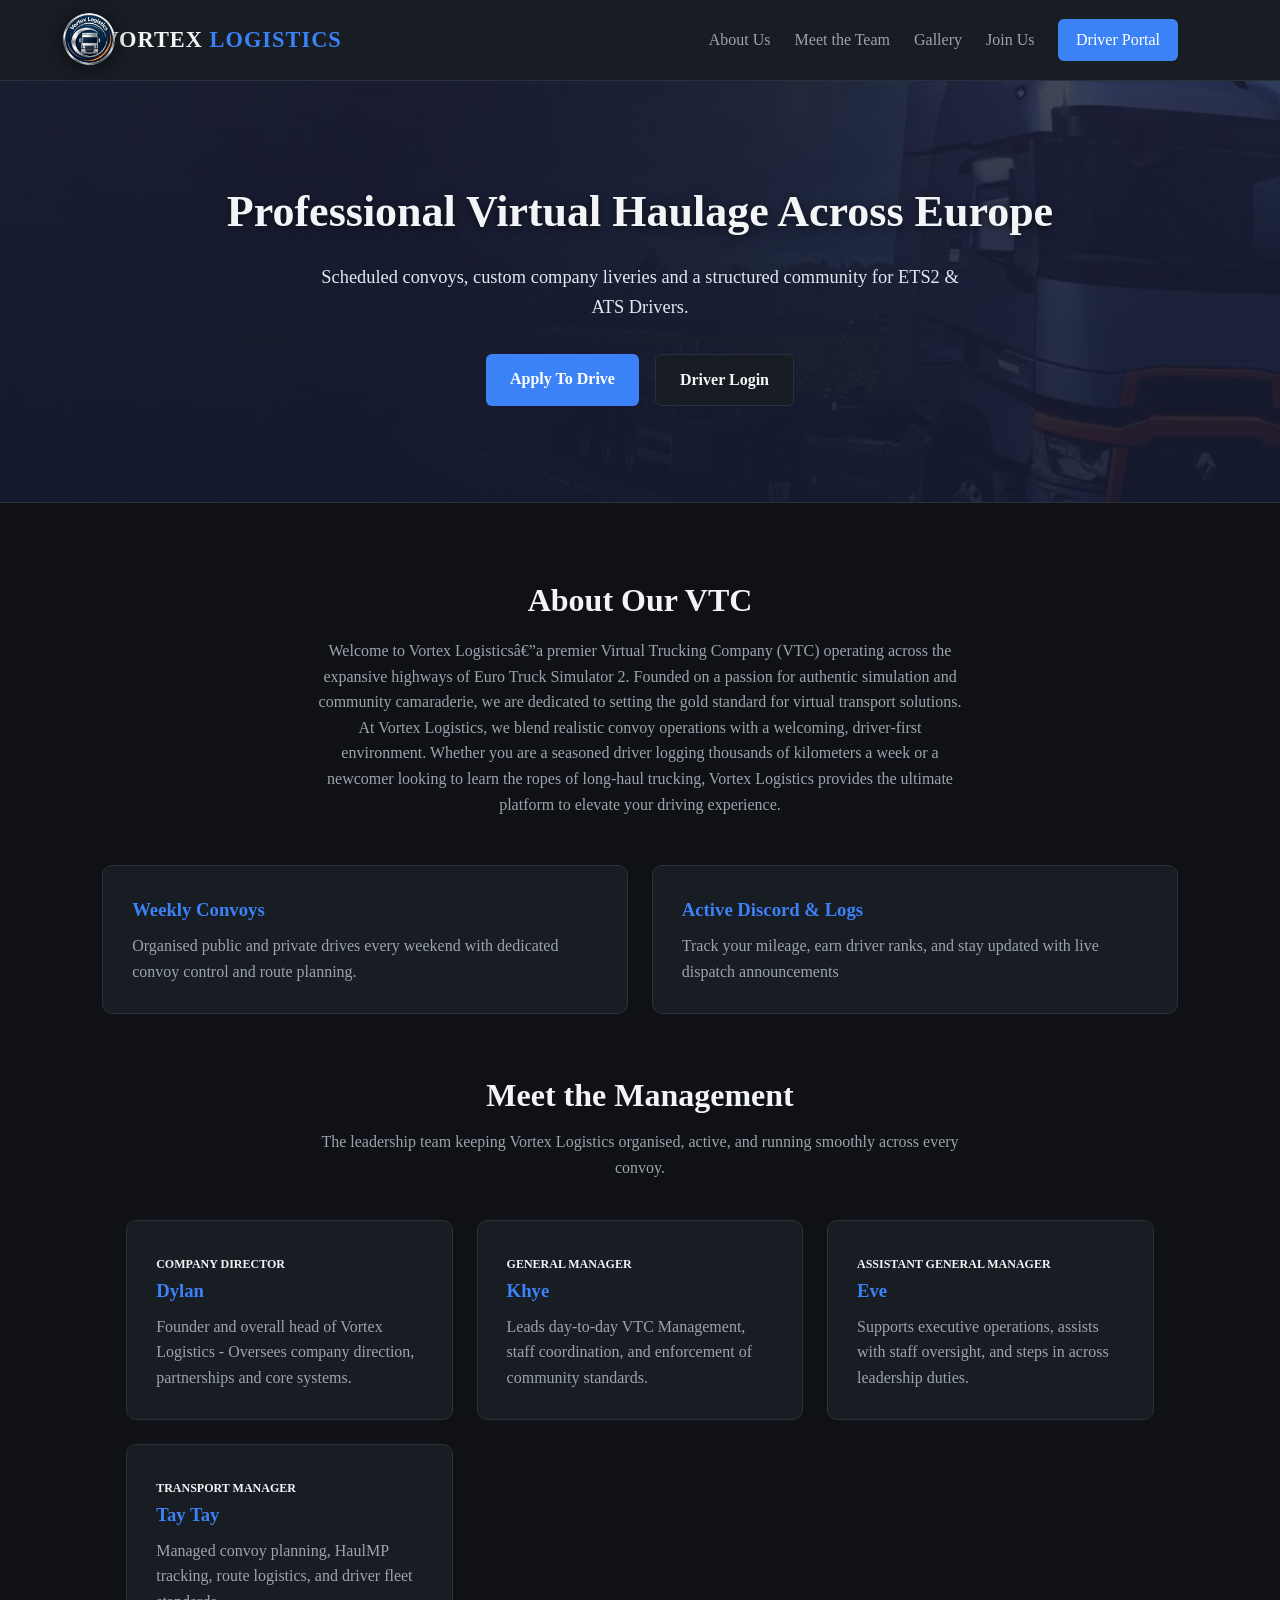
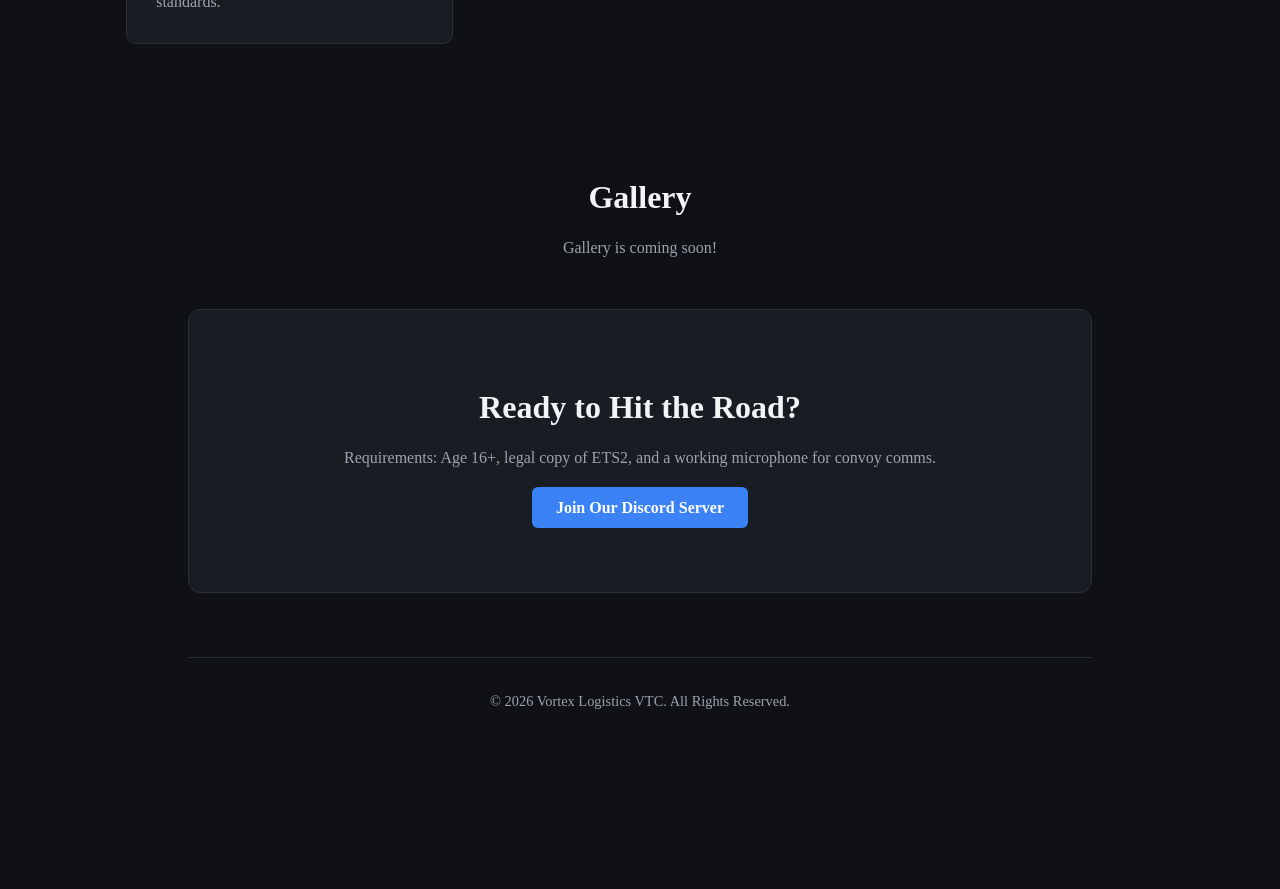
<file: index.html>
<!DOCTYPE html>
<html lang="en">
    <head>
        <meta charsets="UTF-8" />
        <meta name="viewport" content="width=device-width, initial-scale=1.0" />
        <link rel="stylesheet" href="style.css" />
        <title> Vortex Logistics | Virtual Trucking Company</title>
    </head>
    <body>

        <header class="navbar">
            <img src="logo.png" alt="Vortex Logistics Logo" class="banner-corner-logo" />
            <div class="logo">VORTEX <span> LOGISTICS</span></div>
            
            <nav>
                <a href="#about">About Us</a>
                <a href="#management">Meet the Team</a>
                <a href="#gallery">Gallery</a>
                <a href="#join">Join Us</a>
                <a href="portal.html" class="btn-portal">Driver Portal</a>
                </nav>
        </header>

        <section class="hero hero-banner">
            <h1>Professional Virtual Haulage Across Europe</h1>
            <p>Scheduled convoys, custom company liveries and a structured community for ETS2 &amp; ATS Drivers.</p>
            <div class="hero-buttons">
                <a href="#join" class="btn-primary">Apply To Drive</a>
                <a href="portal.html" class="btn-secondary">Driver Login</a>
            </div>
        </section>

        <section id="about" class="container">
            <h2> About Our VTC</h2>
            <p class="section-intro">
                Welcome to Vortex Logistics—a premier Virtual Trucking Company (VTC) operating across the expansive highways of Euro Truck Simulator 2. Founded on a passion for authentic simulation and community camaraderie, we are dedicated to setting the gold standard for virtual transport solutions. At Vortex Logistics, we blend realistic convoy operations with a welcoming, driver-first environment. Whether you are a seasoned driver logging thousands of kilometers a week or a newcomer looking to learn the ropes of long-haul trucking, Vortex Logistics provides the ultimate platform to elevate your driving experience.
            </p>

        <section> 
            <div class="cards-grid">
                <div class="card">
                    <h3>Weekly Convoys</h3>
                    <p>Organised public and private drives every weekend with dedicated convoy control and route planning.</p>
                </div>
                <div class="card">
                    <h3>Active Discord &amp; Logs</h3>
                    <p>Track your mileage, earn driver ranks, and stay updated with live dispatch announcements</p>
                </div>
            </div>
        </section>

        <section id="management" class="container" style="padding: 3.5rem 1.5rem;">
            <h2 style="text-align: center; margin-bottom: 0.5rem;">Meet the Management</h2>
            <p style="text-align: center; color: var(--text-muted); max-width: 650px; margin: 0 auto 2.5rem auto;">
                The leadership team keeping Vortex Logistics organised, active, and running smoothly across every convoy.
            </p>

            <div class="grid-2" style="display: grid; grid-template-columns: repeat(auto-fit, minmax(260px, 1fr)); gap: 1.5rem;">
                <div class="card">
                    <span style="display: inline-blocks; font-size: 0.75rem; font-weight: 700; text-transform: uppercase; color: var(--account); margin-bottom: 0.35rem;">
                        Company Director
                    </span>
                    <h3 style="margin: 0 0 0.5rem 0;">Dylan</h3>
                    <p style="margin: 0; color: var(--text-muted);">
                         Founder and overall head of Vortex Logistics - Oversees company direction, partnerships and core systems. 
                    </p>
                </div>
        
                <div class="card">
                    <span style="display: inline-blocks; font-size: 0.75rem; font-weight: 700; text-transform: uppercase; color: var(--account); margin-bottom: 0.35rem;">
                        General Manager
                    </span>
                    <h3 style="margin: 0 0 0.5rem 0;">Khye</h3>
                    <p style="margin: 0; color: var(--text-muted);">
                        Leads day-to-day VTC Management, staff coordination, and enforcement of community standards. 
                    </p>
                </div>

                <div class="card">
                    <span style="display: inline-blocks; font-size: 0.75rem; font-weight: 700; text-transform: uppercase; color: var(--account); margin-bottom: 0.35rem;">
                        Assistant General Manager
                    </span>
                    <h3 style="margin: 0 0 0.5rem 0;">Eve</h3>
                    <p style="margin: 0; color: var(--text-muted);">
                    Supports executive operations, assists with staff oversight, and steps in across leadership duties. 
                    </p>
                </div>

                <div class="card">
                    <span style="display: inline-blocks; font-size: 0.75rem; font-weight: 700; text-transform: uppercase; color: var(--account); margin-bottom: 0.35rem;">
                       Transport Manager
                    </span>
                    <h3 style="margin: 0 0 0.5rem 0;">Tay Tay</h3>
                    <p style="margin: 0; color: var(--text-muted);">
                    Managed convoy planning, HaulMP tracking, route logistics, and driver fleet standards. 
                </div>
            </div>
            </div>
            </section>
                
        <section id="gallery" class="container">
            <h2> Gallery</h2>
            <p class="section-intro">
                Gallery is coming soon!
            </p>     

        <section id="join" class="container join-box">
            <h2>Ready to Hit the Road?</h2>
            <p>Requirements: Age 16+, legal copy of ETS2, and a working microphone for convoy comms.</p>
            <a href="https://discord.gg/aRnYxaQwjm" class="btn-primary">Join Our Discord Server</a>
        </section>


        <footer>
            <p>&copy; 2026 Vortex Logistics VTC. All Rights Reserved.</p>
        </footer>
                
    <button id="scroll-top-btn" title="Back to Top" aria-label="Scroll to Top">Top</button>
        <script>
            const scrollTopBtn = document.getElementById("scroll-top-btn");

                window.addEventListener("scroll", () => {
                    if (window.scrollY > 300 ) {
                scrollTopBtn.classList.add("show");
                    } else {
                scrollTopBtn.classList.remove("show");
            }
        });

        scrollTopBtn.addEventListener("click", () => {
            window.scrollTo({top: 0, behaviour: "smooth" });

        });

        </script>
    </body>
</html>
</file>
<file: style.css>
html {
  scroll-behavior: smooth;
  scroll-padding-top: 80px; 
}

:root{
  --bg-dark: #0f1115;
  --bg-card: #181c23;
  --accent: #3b82f6;      
  --accent-hover: #2563eb;
  --text-main: #f3f4f6;
  --text-muted: #9ca3af;
  --border: #2a303c;
}

*{
box-sizing: border-box;
margin: 0;
padding: 0;
font-family: 'Segeo UI', Tahoma, Geneva, Verdana, san-serif;
}

body {
background-color: var(--bg-dark);
color: var(--text-main);
line-height: 1.6;
}

.navbar {
display: flex;
justify-content: space-between;
align-items: center;
padding: 1.2rem 8%;
background-color: var(--bg-card);
border-bottom: 1px solid var(--border);
position: sticky;
top: 0;
}

.logo{
font-size: 1.4rem;
font-weight: 800;
letter-spacing: 1px;
}

.logo span{
    color: var(--accent);
}

.navbar nav{
    display: flex;
    align-items: center;
    gap: 1.5rem;
}

.navbar a {
    color: var(--text-muted);
    text-decoration: none;
    font-weight: 500;
    transition: color 0.2s;
}

.navbar a:hover{
    color: var(--text-main);
}

.btn-portal{
    background-color: var(--accent);
    color: #fff !important;
    padding: 0.5rem 1.1rem;
    border-radius: 6px;
}

.btn-portal:hover {
    background-color: var(--accent-hover);
}
.hero {
  text-align: center;
  padding: 6rem 10%;
  background: linear-gradient(180deg, #161b26 0%, var(--bg-dark) 100%);
  border-bottom: 1px solid var(--border);
}

.hero h1 {
  font-size: 2.8rem;
  margin-bottom: 1rem;
}

.hero p {
  color: var(--text-muted);
  max-width: 600px;
  margin: 0 auto 2rem auto;
  font-size: 1.1rem;
}

.hero-buttons {
  display: flex;
  justify-content: center;
  gap: 1rem;
}

.btn-primary, .btn-secondary {
  padding: 0.75rem 1.5rem;
  border-radius: 6px;
  text-decoration: none;
  font-weight: 600;
  transition: 0.2s;
}

.btn-primary {
  background-color: var(--accent);
  color: #fff;
}

.btn-primary:hover {
  background-color: var(--accent-hover);
}

.btn-secondary {
  border: 1px solid var(--border);
  color: var(--text-main);
  background-color: var(--bg-card);
}

.btn-secondary:hover {
  border-color: var(--accent);
}

/* Content Sections */
.container {
  max-width: 1440px; 
  width: 100%;
  padding: 4.5rem 8%;
  margin: 0 auto;
}

h2 {
  font-size: 2rem;
  margin-bottom: 0.75rem;
  text-align: center;
}

.section-intro {
  text-align: center;
  color: var(--text-muted);
  max-width: 650px;
  margin: 0 auto 3rem auto;
}

.cards-grid {
  display: grid;
  grid-template-columns: repeat(auto-fit, minmax(260px, 1fr));
  gap: 1.5rem;
}

.card {
  background-color: var(--bg-card);
  border: 1px solid var(--border);
  padding: 1.8rem;
  border-radius: 10px;
}

.card h3 {
  color: var(--accent);
  margin-bottom: 0.5rem;
}

.card p {
  color: var(--text-muted);
}

.join-box {
  background-color: var(--bg-card);
  border: 1px solid var(--border);
  border-radius: 12px;
  text-align: center;
  margin-bottom: 4rem;
}

.join-box p {
  color: var(--text-muted);
  margin-bottom: 1.5rem;
}

footer {
  text-align: center;
  padding: 2rem;
  border-top: 1px solid var(--border);
  color: var(--text-muted);
  font-size: 0.9rem;
}

/* Portal Sub-Navigation */
.portal-subnav {
  display: flex;
  flex-wrap: wrap;
  gap: 0.6rem;
  margin-bottom: 2rem;
  padding-bottom: 1rem;
  border-bottom: 1px solid var(--border);
}

.portal-tab {
  text-decoration: none;
  color: var(--text-muted);
  background-color: var(--bg-card);
  border: 1px solid var(--border);
  padding: 0.55rem 1rem;
  border-radius: 6px;
  font-size: 0.92rem;
  font-weight: 600;
  transition: all 0.15s;
}

.portal-tab:hover {
  color: var(--text-main);
  border-color: var(--accent);
}

.portal-tab.active {
  background-color: var(--accent);
  color: #ffffff;
  border-color: var(--accent);
}

.portal-input {
  width: 100%;
  padding: 0.75rem 0.9rem;
  border-radius: 6px;
  border: 1px solid var(--border);
  background-color: var(--bg-dark);
  color: var(--text-main);
  font-size: 0.95rem;
}

.portal-input:focus {
  outline: none;
  border-color: var(--accent);
}

.hero-banner {
background: linear-gradient(
  rgba(15, 23, 42, 0.72),
  rgba(15, 23, 42, 0.88)
),
url("banner.webp") center/cover no-repeat !important;
padding: 6rem 1.5rem; 
text-align: center;
border-bottom: 1px solid var (--border);
}

.hero-banner h1 {
  font-size: 2.75rem;
  margin-bottom: 1rem;
  text-shadow: 0 2px 10px rgba(0, 0, 0, 0.6);
}

.hero-banner p {
  max-width: 650px;
  margin: 0 auto 2rem auto;
  font-size: 1.15rem;
  color: #e2e8f0;
}

body[data-page] .container {
  max-width: 1440px; 
  width: 100%;
}

#scroll-top-btn {
  position: fixed;
  bottom: 1.75rem;
  right: 1.75rem;
  z-index: 9999;
  width: 60px;
  height: 48px;
  border-radius: 10px;
  border: 1px solid rgba(255, 255, 255, 0.15);
  background-color: var(--accent, #3b82f6);
  color: #ffffff;
  font-size: 1.3rem;
  font-weight: 700;
  cursor: pointer;
  box-shadow: 0 6px 18px rgba(0, 0, 0, 0.45);
  opacity: 0;
  visibility: hidden;
  transform: translateY(10px);
  transition: opacity 0.25s ease, transform 0.25s ease, visibility 0.25s ease;
}

#scroll-top-btn.show {
  opacity: 1;
  visibility: visible;
  transform: translateY(0);
}

#scroll-top-btn:hover{
  filter: brightness(1.12);
  transform: translateY(-2px);
}

.hero, 
.hero-banner{
  position: relative;
}

.banner-corner-logo {
  position: absolute;
  top: 0.2rem;
  left:4%;
  width: 76px; 
  height: auto;
  border-radius: 10px;
  z-index: 10;
  pointer-events: none;
  filter: drop-shadow(0 2px 8px rgba(0, 0, 0, 0.6));
}

@media (max-width: 900px) {
  .banner-corner-logo {
    width: 64px;
    left: 2rem;
  }
}

@media (max-width: 600px) {
  .banner-corner-logo {
    position: static;
    display: block;
    margin: 0 auto 1rem auto;
    width: 58px; 
  }
}

body {
  overflow-x: hidden;
}

.drawer-backdrop {
  position: fixed;
  inset: 0;
  background: rgba(0, 0, 0, 0.65);
  z-index: 1000;
  display: flex;
  justify-content: flex-end;
}

.drawer-panel {
  width: 100%;
  max-width: 400px;
  height: 100%;
  background: #131720;
  border-left: 1px solid #262d3d;
  color: #f8fafc;
  display: flex;
  flex-direction: column;
  box-shadow: -10px 0 30px rgba(0, 0, 0, 0.6);
  transform: translateX(100%);
  transition: transform 0.25s ease;
}

.drawer-panel.open {
  transform: translateX(0);
}

.drawer-header {
  display: flex;
  justify-content: space-between;
  align-items: center;
  padding: 18px 20px;
  border-bottom: 1px solid #262d3d;
}

.drawer-header h2 {
  margin: 0;
  font-size: 1.2rem;
}

.drawer-body {
  padding: 20px;
  overflow-y: auto;
  flex: 1;
}

.close-btn {
  background: none;
  border: none;
  color: #94a3b8;
  font-size: 26px;
  line-height: 1;
  cursor: pointer;
}

.close-btn:hover {
  color: #ffffff;
}

.settings-form h3 {
  font-size: 0.95rem;
  color: #3b82f6;
  margin: 0 0 12px 0;
}

.form-group {
  display: flex;
  flex-direction: column;
  margin-bottom: 12px;
}

.form-group label {
  font-size: 0.85rem;
  color: #cbd5e1;
  margin-bottom: 5px;
}

.form-group small {
  color: #64748b;
  font-size: 0.75rem;
  margin-top: 4px;
}

.drawer-divider {
  border: 0;
  border-top: 1px solid #262d3d;
  margin: 20px 0;
}

.status-text {
  font-size: 0.85rem;
  margin: 8px 0 0 0;
}

.drawer-panel .portal-input:disabled,
.drawer-panel input:disabled {
  color: #64748b;
  background: rgba(15, 23, 42, 0.55);
  border-color: #1e293b;
  opacity: 1;
  cursor: not-allowed;
}

/* Smooth Page Entrance & Exit */
@keyframes portalPageEnter {
  from {
    opacity: 0;
    transform: translateY(16px);
  }
  to {
    opacity: 1;
    transform: translateY(0);
  }
}

#dashboard-section {
  animation: portalPageEnter 0.75s cubic-bezier(0.22, 1, 0.36, 1) forwards;
  transition: opacity 0.55s ease, transform 0.55s ease;
}

body.page-leaving #dashboard-section {
  opacity: 0;
  transform: translateY(-14px);
}

/* Sleek Top Loading Bar on Tab Click (stays snappy) */
.portal-progress-bar {
  position: fixed;
  top: 0;
  left: 0;
  height: 3px;
  width: 0%;
  background: linear-gradient(90deg, #3b82f6, #60a5fa);
  box-shadow: 0 0 10px rgba(59, 130, 246, 0.7);
  z-index: 2000;
  transition: width 0.22s ease-out;
  pointer-events: none;
}

body.page-leaving .portal-progress-bar {
  width: 100%;
}
</file>
